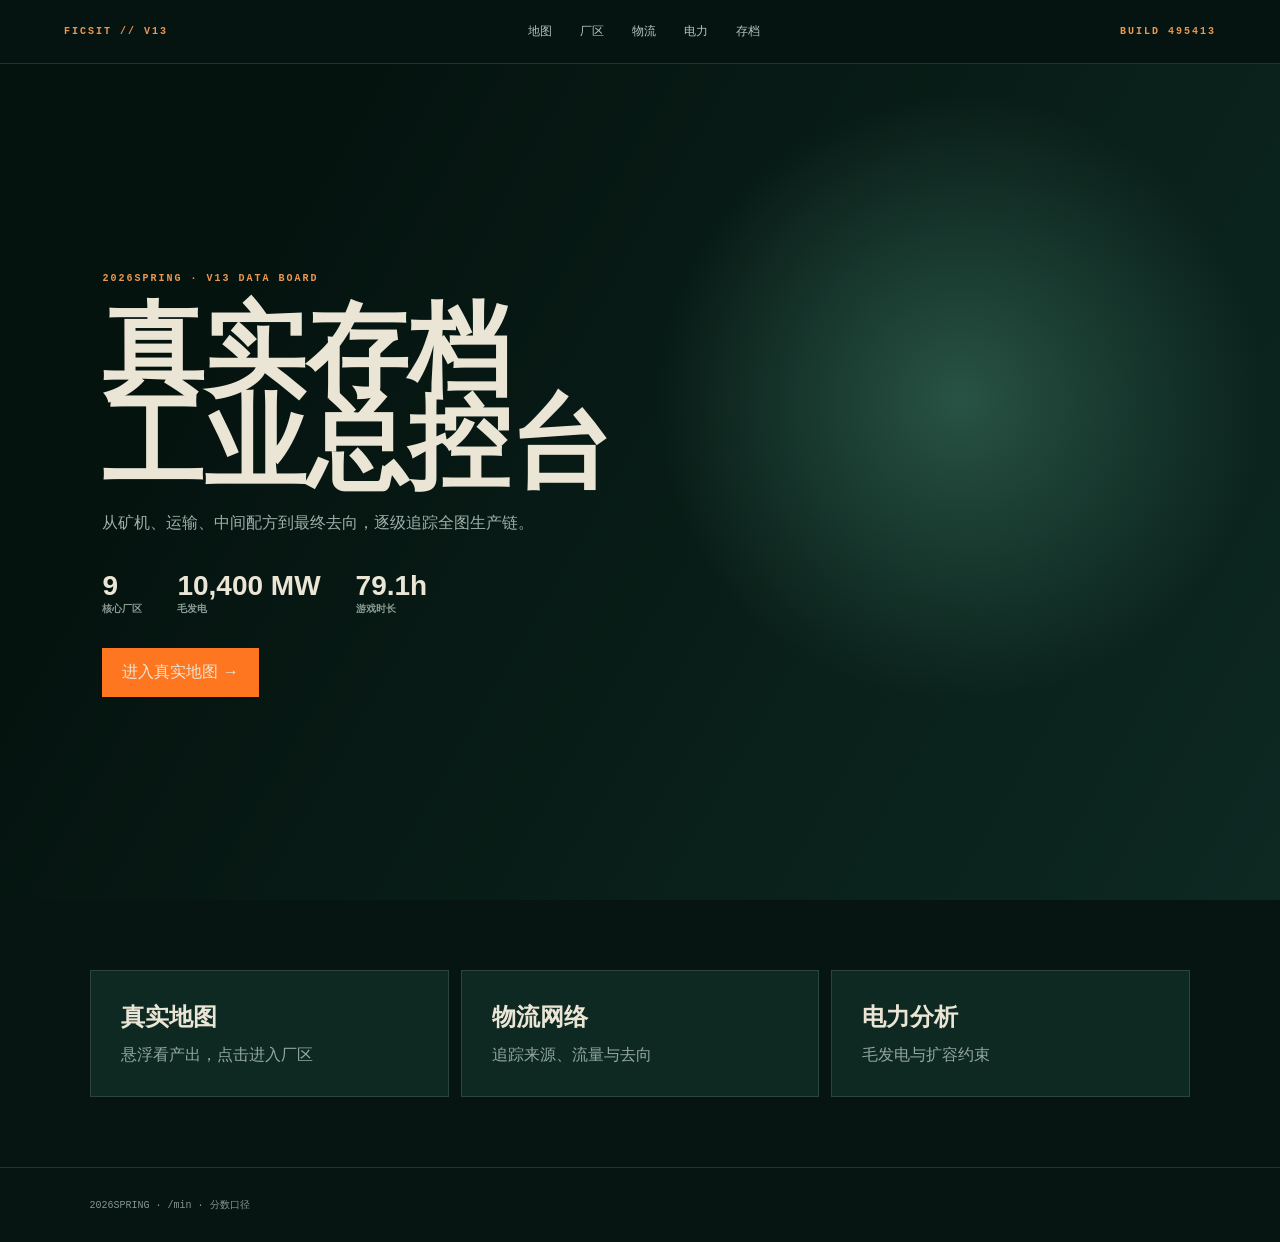
<file: index.html>
<!doctype html><html lang="zh-CN"><head><meta charset="UTF-8"><meta name="viewport" content="width=device-width,initial-scale=1"><title>2026Spring 工业总控台</title><link rel="stylesheet" href="/style.css?v=13.3"></head><body data-page="home"><div id="app"></div><script src="/data.js?v=13.3"></script><script src="/site.js?v=13.3"></script></body></html>
</file>
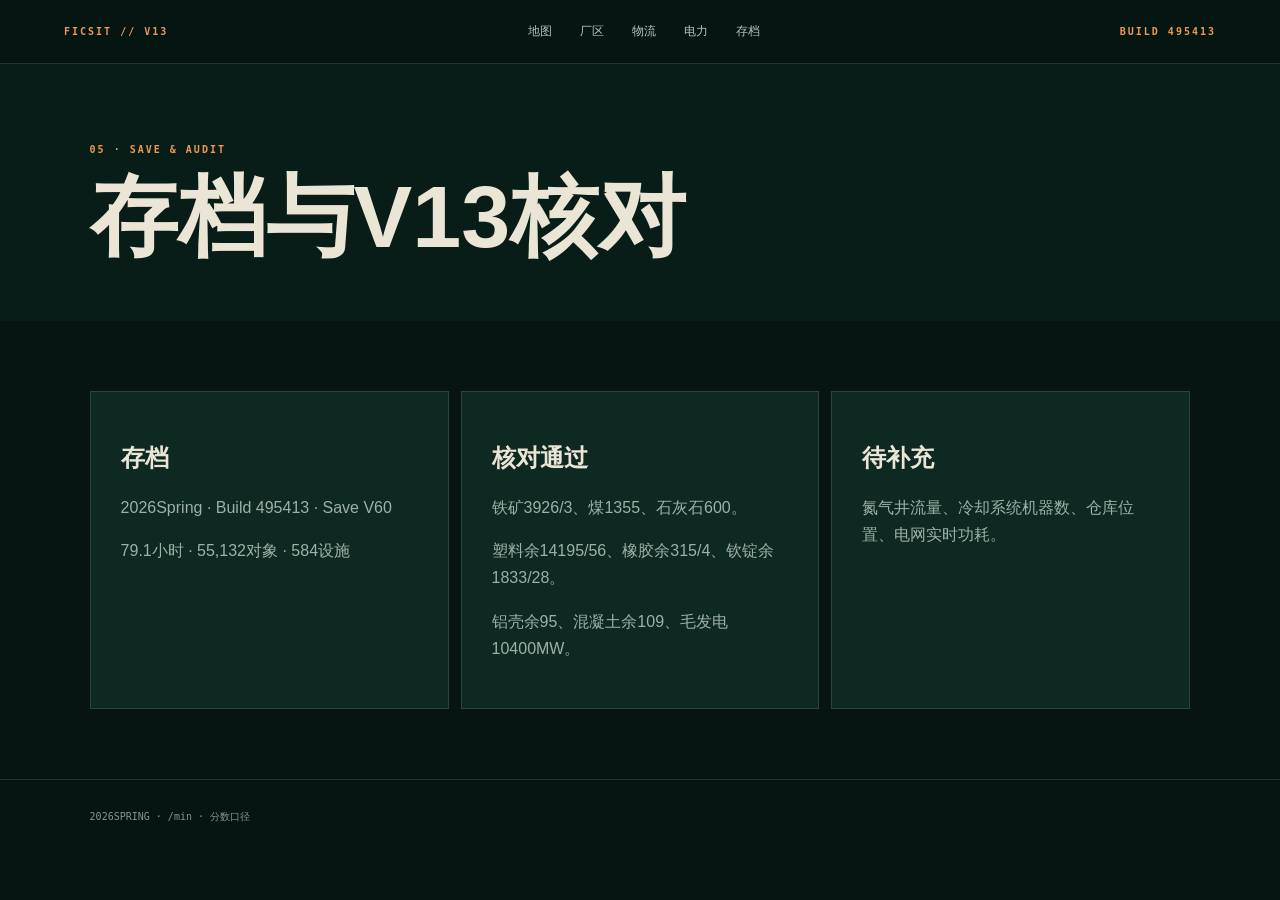
<file: archive/index.html>
<!doctype html><html lang="zh-CN"><head><meta charset="UTF-8"><meta name="viewport" content="width=device-width,initial-scale=1"><title>存档核对</title><link rel="stylesheet" href="/style.css?v=13.3"></head><body data-page="archive"><div id="app"></div><script src="/data.js?v=13.3"></script><script src="/site.js?v=13.3"></script></body></html>
</file>
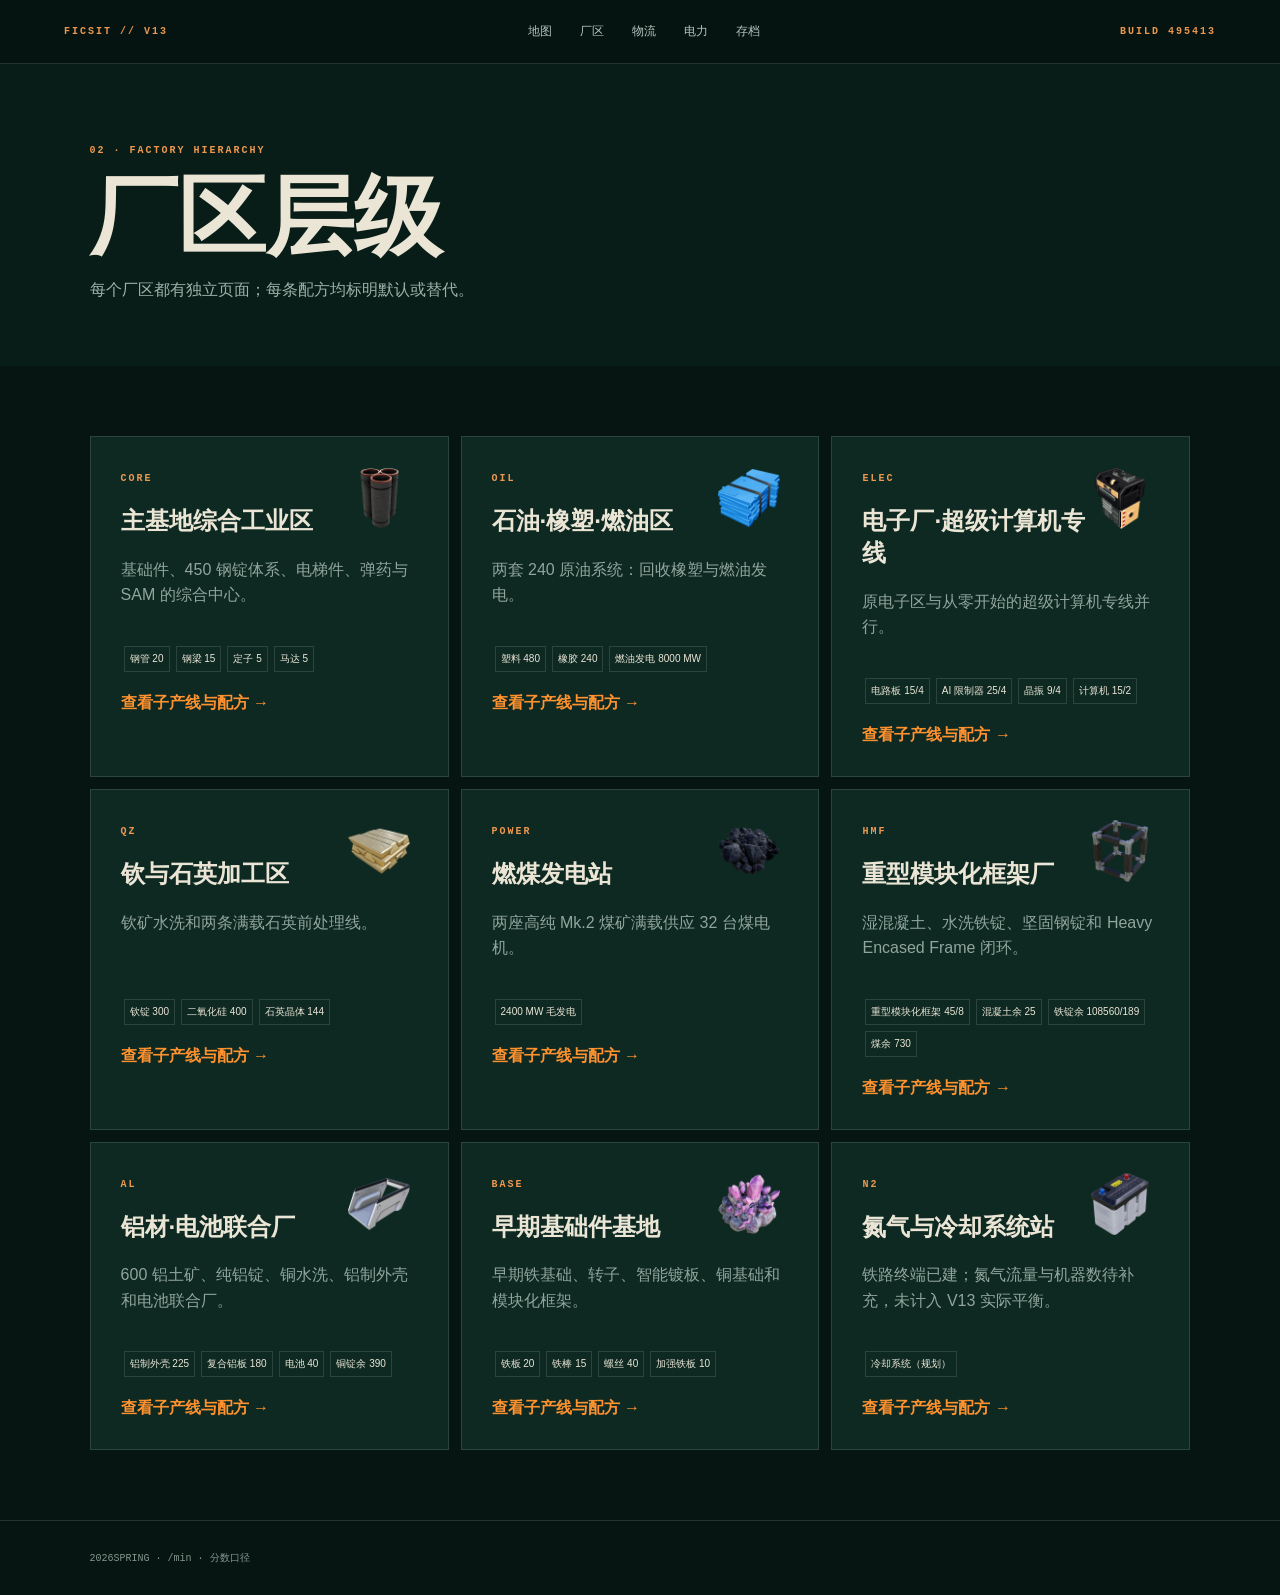
<file: factories/index.html>
<!doctype html><html lang="zh-CN"><head><meta charset="UTF-8"><meta name="viewport" content="width=device-width,initial-scale=1"><title>厂区层级</title><link rel="stylesheet" href="/style.css?v=13.3"></head><body data-page="factories"><div id="app"></div><script src="/data.js?v=13.3"></script><script src="/site.js?v=13.3"></script></body></html>
</file>
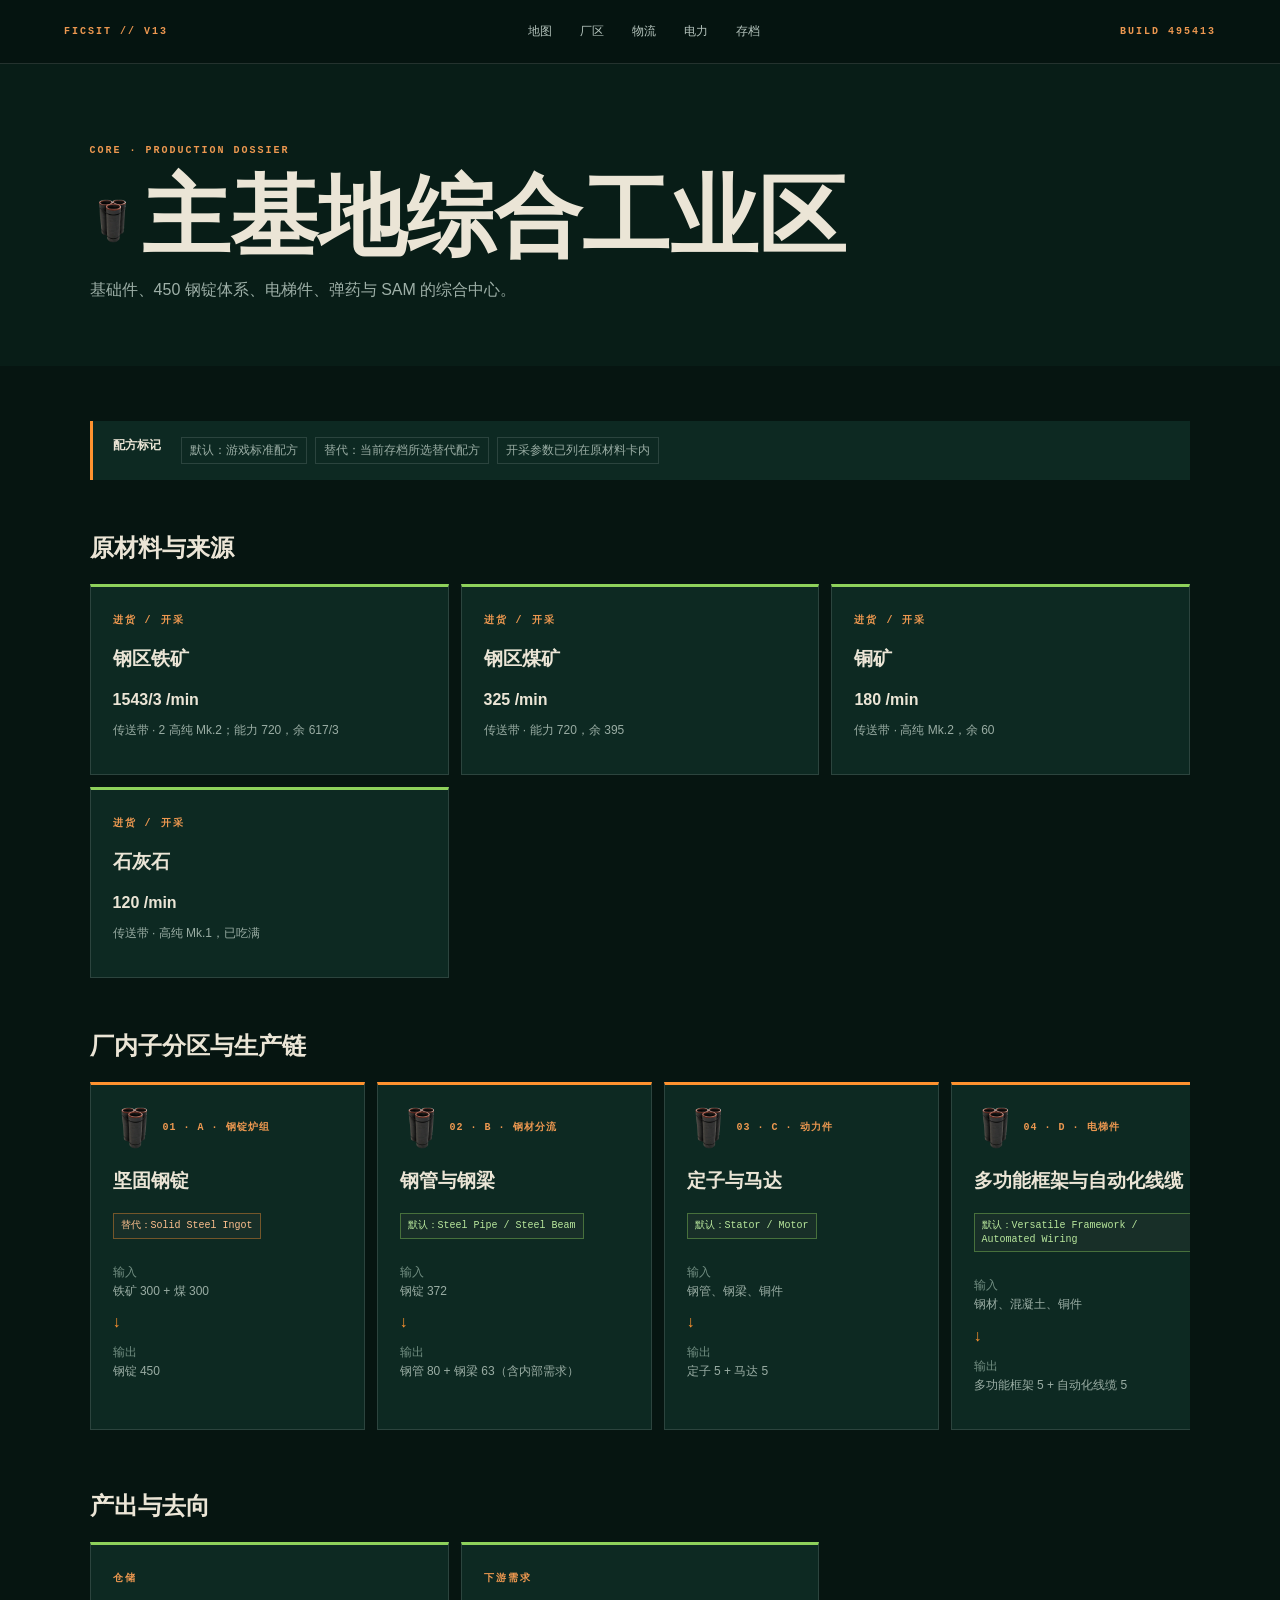
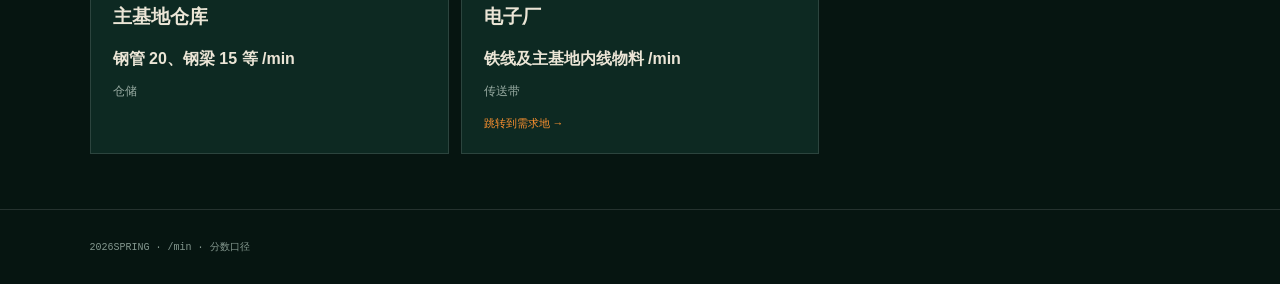
<file: factory/index.html>
<!doctype html><html lang="zh-CN"><head><meta charset="UTF-8"><meta name="viewport" content="width=device-width,initial-scale=1"><title>厂区分析</title><link rel="stylesheet" href="/style.css?v=13.3"></head><body data-page="factory"><div id="app"></div><script src="/data.js?v=13.3"></script><script src="/site.js?v=13.3"></script></body></html>
</file>
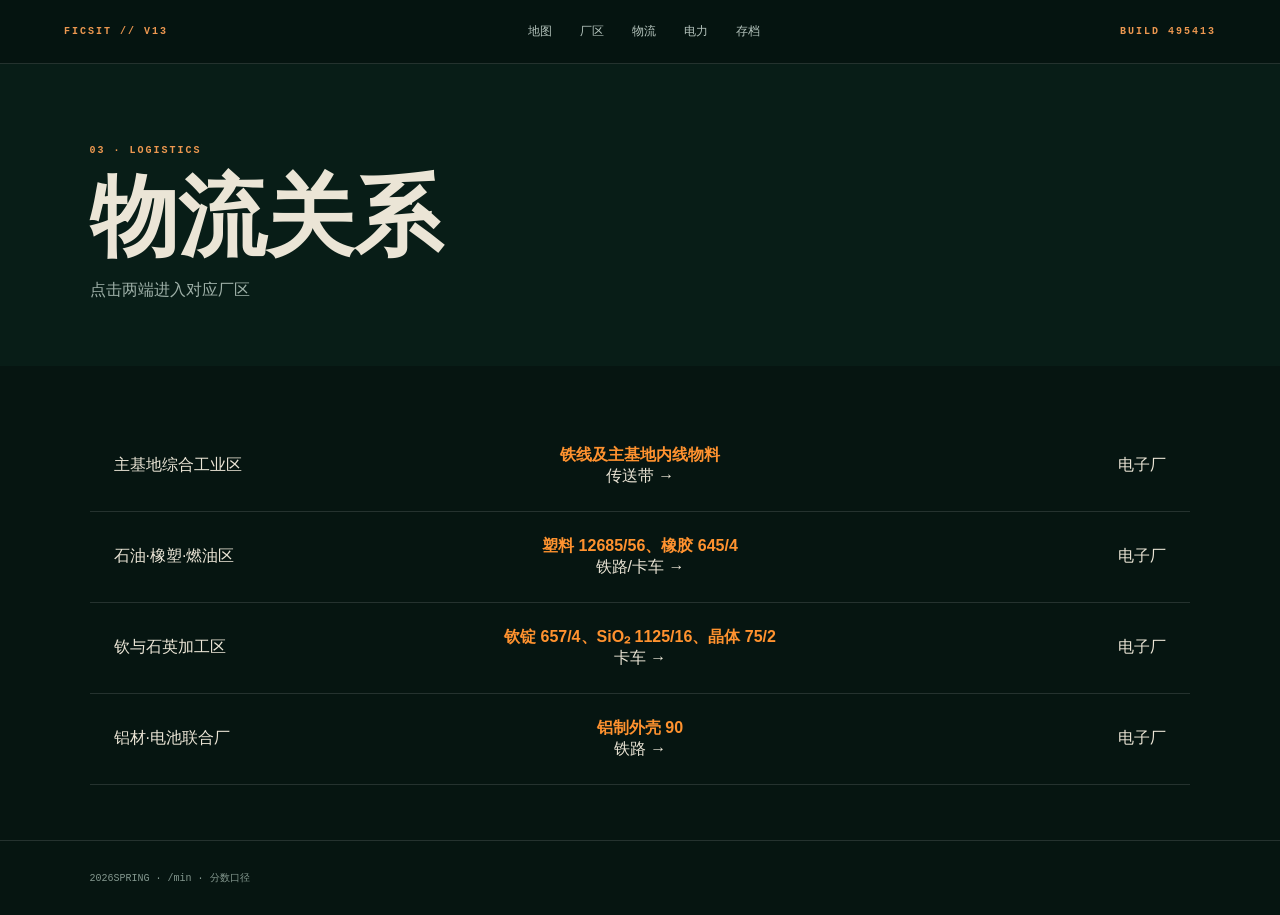
<file: logistics/index.html>
<!doctype html><html lang="zh-CN"><head><meta charset="UTF-8"><meta name="viewport" content="width=device-width,initial-scale=1"><title>物流关系</title><link rel="stylesheet" href="/style.css?v=13.3"></head><body data-page="logistics"><div id="app"></div><script src="/data.js?v=13.3"></script><script src="/site.js?v=13.3"></script></body></html>
</file>
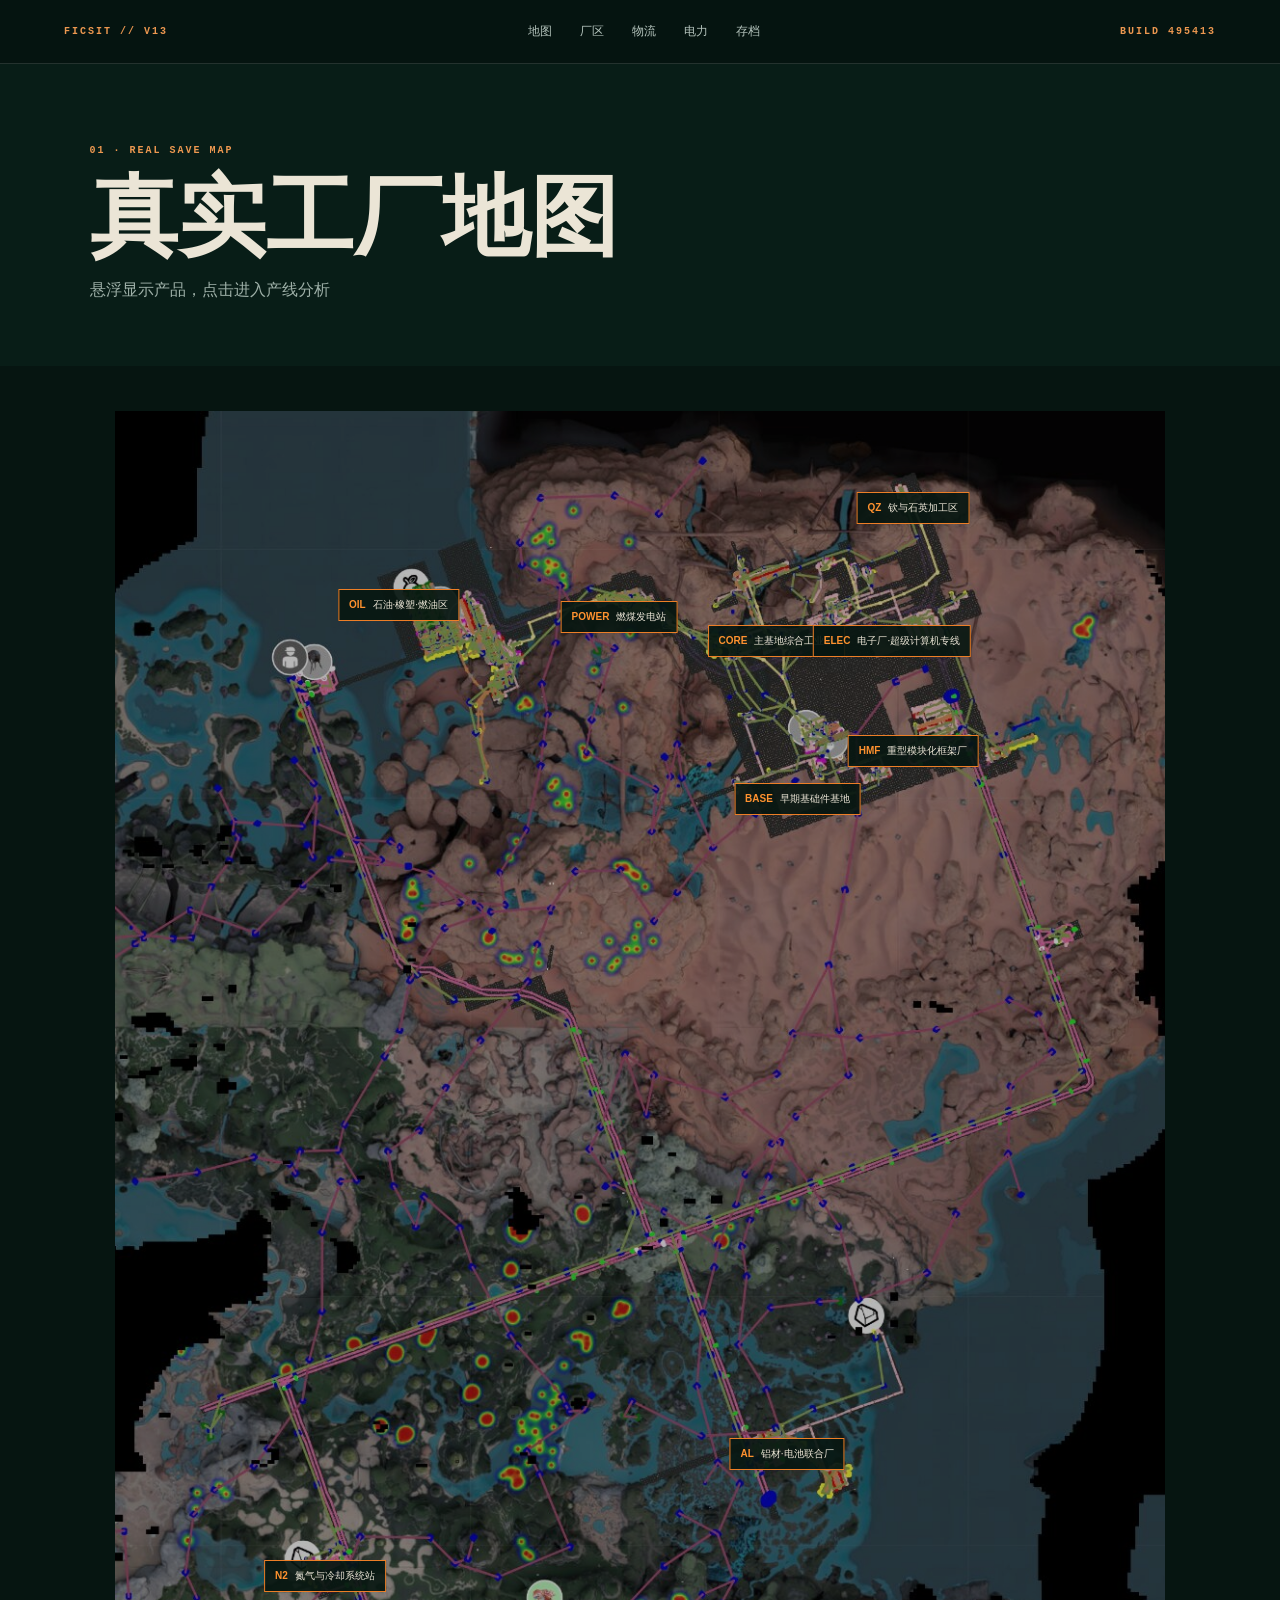
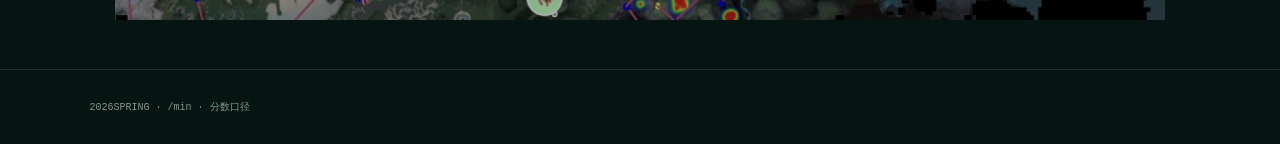
<file: map/index.html>
<!doctype html><html lang="zh-CN"><head><meta charset="UTF-8"><meta name="viewport" content="width=device-width,initial-scale=1"><title>真实地图</title><link rel="stylesheet" href="/style.css?v=13.3"></head><body data-page="map"><div id="app"></div><script src="/data.js?v=13.3"></script><script src="/site.js?v=13.3"></script></body></html>
</file>
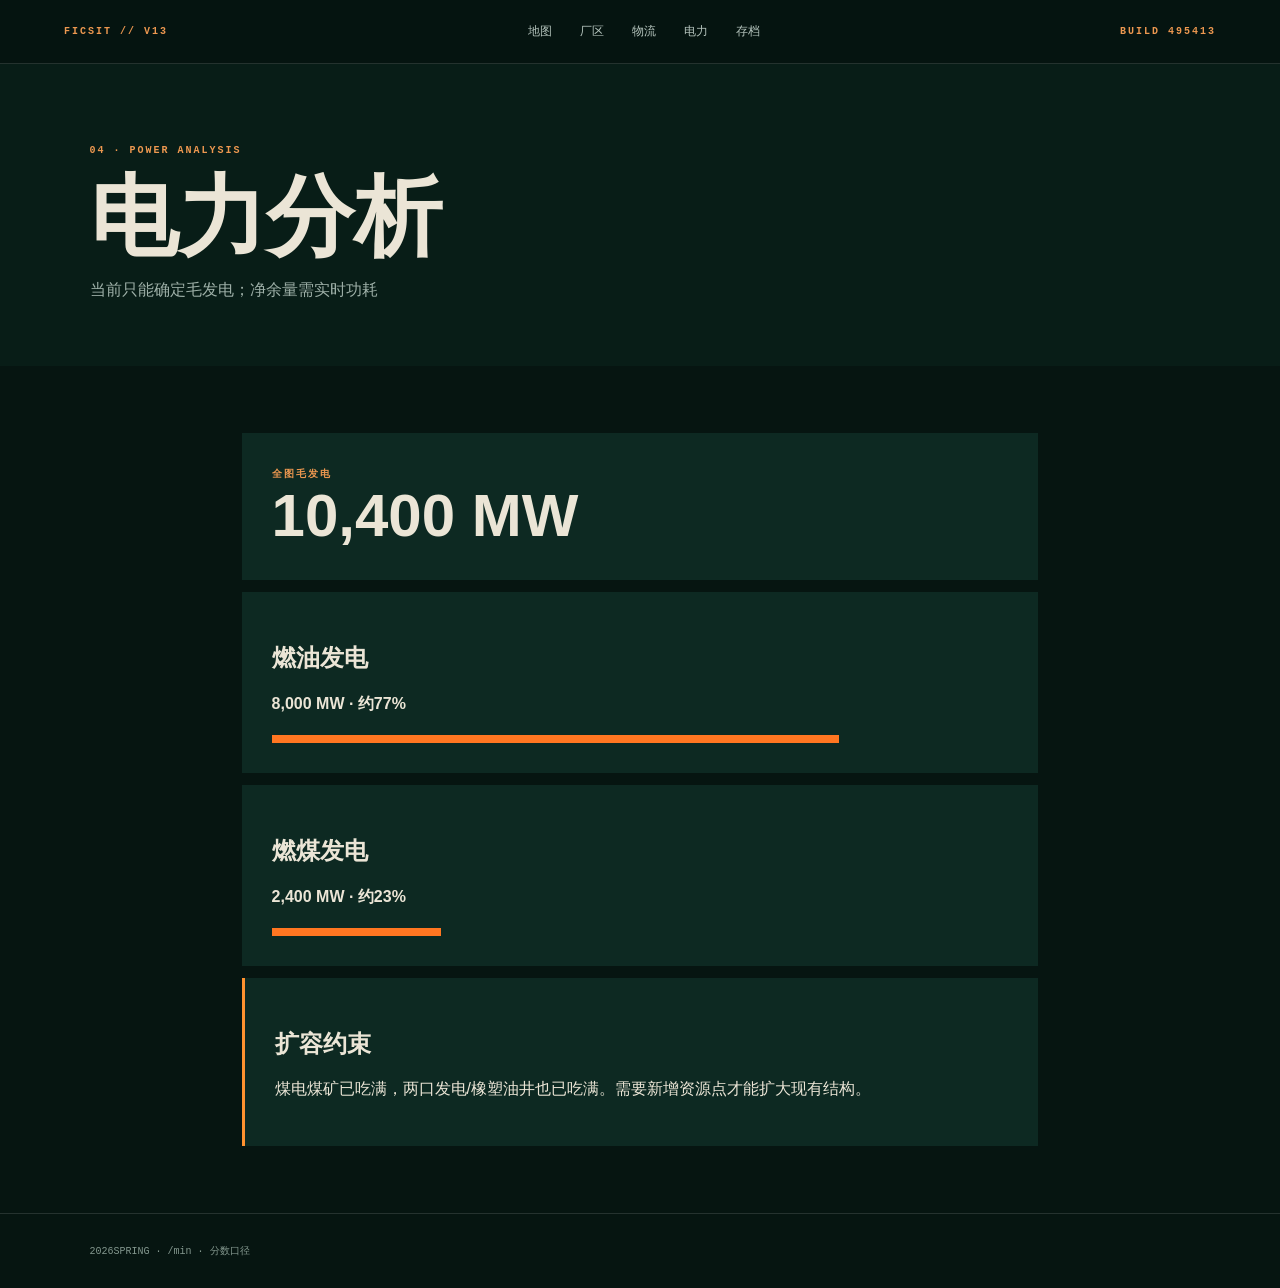
<file: power/index.html>
<!doctype html><html lang="zh-CN"><head><meta charset="UTF-8"><meta name="viewport" content="width=device-width,initial-scale=1"><title>电力分析</title><link rel="stylesheet" href="/style.css?v=13.3"></head><body data-page="power"><div id="app"></div><script src="/data.js?v=13.3"></script><script src="/site.js?v=13.3"></script></body></html>
</file>
<file: style.css>
*{box-sizing:border-box}html{background:#061511;color:#ebe5d6;font-family:Arial,"Microsoft YaHei",sans-serif}body{margin:0}a{color:inherit;text-decoration:none}nav{position:sticky;top:0;z-index:100;height:64px;padding:0 5vw;display:flex;align-items:center;justify-content:space-between;background:#061511f5;border-bottom:1px solid #ffffff20}nav div{display:flex;gap:28px}nav a{font-size:12px;color:#b4c3bc}nav a:hover{color:#ff922f}.brand,nav>span,small{font:700 10px ui-monospace,monospace;letter-spacing:2px;color:#ed9850}.hero{min-height:calc(100vh - 64px);display:flex;align-items:center;padding:8vw;background:radial-gradient(circle at 75% 40%,#285344 0,transparent 28%),linear-gradient(120deg,#05130f 20%,#0d2922 100%)}.hero h1,header h1{font-size:clamp(52px,8vw,112px);line-height:.9;margin:20px 0}.hero p,header p{color:#9eb0a8;line-height:1.8}.metrics{display:flex;gap:35px;margin:32px 0}.metrics b{font-size:28px}.metrics em{display:block;color:#899d94;font-size:10px;font-style:normal}.cta{display:inline-block;padding:14px 20px;background:#ff7621}.quick,.cards,.audit{padding:70px 7vw;display:grid;grid-template-columns:repeat(3,1fr);gap:12px}.quick a,.cards>a,.audit article{padding:30px;background:#0d2922;border:1px solid #ffffff20}.quick b{display:block;font-size:24px}.quick span{display:block;color:#92a79e;margin-top:12px}header{padding:75px 7vw 45px;background:#081d17}header h1{font-size:clamp(48px,7vw,88px)}footer{padding:30px 7vw;border-top:1px solid #ffffff20;color:#83978e;font:10px ui-monospace,monospace}.map{padding:45px 7vw}.mapbox{position:relative;max-width:1050px;margin:auto;aspect-ratio:1089/1254}.mapbox>img{width:100%;height:100%;object-fit:contain;filter:brightness(.72) saturate(.8)}.marker{position:absolute;transform:translate(-50%,-50%);padding:8px 10px;background:#071611e8;border:1px solid #ed7e26;font-size:10px}.marker b{color:#ff922f;margin-right:7px}.marker aside{display:none;position:absolute;bottom:calc(100% + 10px);left:50%;transform:translateX(-50%);width:190px;padding:12px;background:#103028;border:1px solid #ff922f}.marker:hover aside{display:flex;flex-direction:column;gap:5px}.marker aside i{font-style:normal}.mark-oil{left:27%;top:16%}.mark-coal{left:48%;top:17%}.mark-main{left:63%;top:19%}.mark-electronics{left:74%;top:19%}.mark-starter{left:65%;top:32%}.mark-heavy{left:76%;top:28%}.mark-quartz{left:76%;top:8%}.mark-aluminum{left:64%;top:86%}.mark-nitrogen{left:20%;top:96%}.cards>a{transition:.2s}.cards>a:hover{transform:translateY(-4px);border-color:#ff922f}.cards p{min-height:70px;color:#91a59c;line-height:1.6}.cards i{display:inline-block;padding:5px;margin:3px;border:1px solid #ffffff20;font-style:normal;font-size:10px}.cards>a>b{display:block;color:#ff922f;margin-top:18px}.dossier,.routes,.power{padding:55px 7vw}.dossier>h2{margin-top:52px}.io{display:grid;grid-template-columns:repeat(3,1fr);gap:12px}.io article,.chain article{padding:22px;background:#0d2922;border:1px solid #ffffff20}.io article{border-top:3px solid #8ed15b}.io h3,.chain h3{font-size:19px}.io p,.chain p{color:#9aada4;font-size:12px;line-height:1.6}.io a{color:#ff922f;font-size:11px}.chain{display:flex;gap:12px;overflow-x:auto}.chain article{min-width:220px;flex:1}.chain em{display:block;color:#718d81;font-style:normal}.chain article>b{color:#ff922f}.routes article{display:grid;grid-template-columns:1fr 1fr 1fr;align-items:center;padding:24px;border-bottom:1px solid #ffffff20}.routes div{text-align:center}.routes div b,.routes div span{display:block}.routes div b{color:#ff922f}.routes article>a:last-child{text-align:right}.power{max-width:1000px;margin:auto}.power>section,.power>a,.power aside{display:block;padding:30px;margin:12px;background:#0d2922}.power>section>b{display:block;font-size:60px}.power>a i{display:block;height:8px;margin-top:20px;background:#ff7621}.power aside{border-left:3px solid #ff922f}.audit p{color:#9eb0a8;line-height:1.7}
.item-icon{width:44px;height:44px;object-fit:contain;vertical-align:middle;margin:0 8px 5px 0}.marker aside{width:210px}.marker aside .item-icon{float:right;width:38px;height:38px}.cards>a>.item-icon{float:right;width:62px;height:62px}.legend{display:flex;flex-wrap:wrap;gap:8px;padding:16px 20px;border-left:3px solid #ff922f;background:#0d2922;color:#9aada4;font-size:12px}.legend b{color:#ebe5d6;margin-right:12px}.legend span{padding:4px 8px;border:1px solid #ffffff20}.chain{padding-bottom:8px}.chain article{min-width:275px;border-top:3px solid #ff922f}.chain-title{display:flex;align-items:center;gap:8px}.chain-title .item-icon{width:42px;height:42px;margin:0}.chain-title small{letter-spacing:1px;line-height:1.4}.recipe{display:inline-block;margin:0 0 12px;padding:5px 7px;background:#182f28;color:#d7e2d7;border:1px solid #ffffff20;font:10px ui-monospace,monospace;line-height:1.35}.recipe.alternate{border-color:#ff922f66;color:#ffc18f}.recipe.default{border-color:#8ed15b66;color:#b9e89d}
@media(max-width:800px){nav>span{display:none}nav div{gap:10px}.quick,.cards,.audit,.io{grid-template-columns:1fr}.chain{flex-direction:column}.routes article{grid-template-columns:1fr;gap:10px}.routes article>a:last-child,.routes div{text-align:left}.hero{padding:24px}.map{padding:24px}.marker span{display:none}}
</file>
